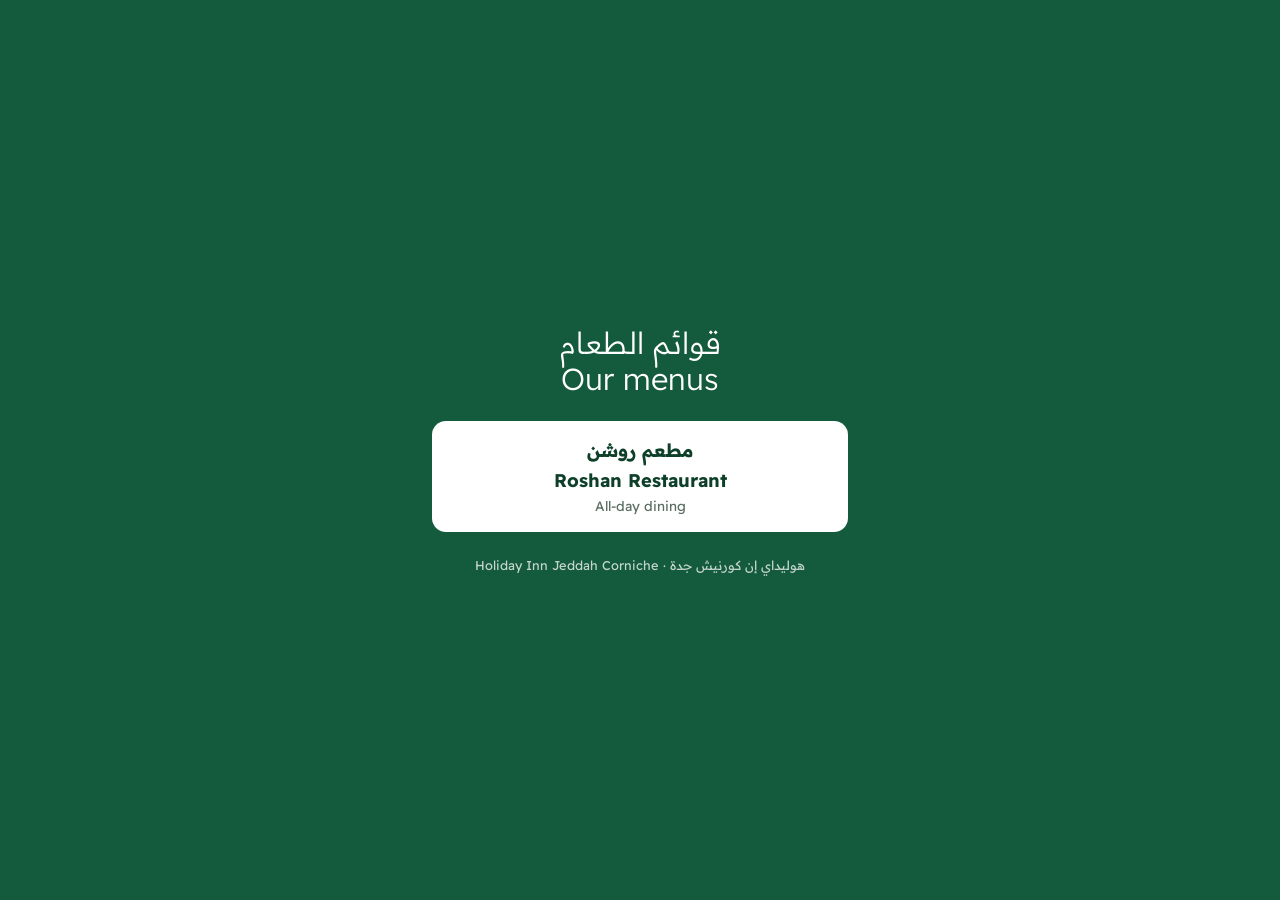
<file: index.html>
<!doctype html>
<html lang="en">
<head>
  <meta charset="utf-8">
  <meta name="viewport" content="width=device-width, initial-scale=1">
  <title>Menus · القوائم — Holiday Inn Jeddah Corniche</title>
  <meta name="robots" content="noindex">
  <meta name="theme-color" content="#145A3C">
  <link rel="icon" href="roshan/icon-192.png" type="image/png">
  <link rel="stylesheet" href="assets/css/base.css">
  <style>
    body { background: var(--c-primary); color: #fff; min-height: 100dvh; display: grid; place-items: center; padding: 2rem 1.25rem; }
    main { width: min(100%, 26rem); display: grid; gap: 1.5rem; text-align: center; }
    h1 { font-weight: 300; font-size: 1.9rem; line-height: 1.2; }
    h1 span { display: block; }
    ul { list-style: none; margin: 0; padding: 0; display: grid; gap: .75rem; }
    a.outlet {
      display: grid; gap: .1rem; padding: 1rem 1.25rem; border-radius: 14px;
      background: #fff; color: var(--c-primary-deep); text-decoration: none;
    }
    a.outlet strong { font-size: 1.15rem; }
    a.outlet span { font-size: .85rem; color: var(--c-muted); }
    footer { font-size: .8rem; opacity: .75; }
  </style>
</head>
<body>
  <main>
    <h1><span lang="ar" dir="rtl">قوائم الطعام</span>Our menus</h1>
    <ul>
      <li><a class="outlet" href="roshan/"><strong lang="ar" dir="rtl">مطعم روشن</strong><strong>Roshan Restaurant</strong><span>All-day dining</span></a></li>
      <!-- Add a line per outlet, e.g.
      <li><a class="outlet" href="moood/"><strong>Moood</strong><span>Coffee</span></a></li> -->
    </ul>
    <footer>Holiday Inn Jeddah Corniche · هوليداي إن كورنيش جدة</footer>
  </main>
</body>
</html>
</file>
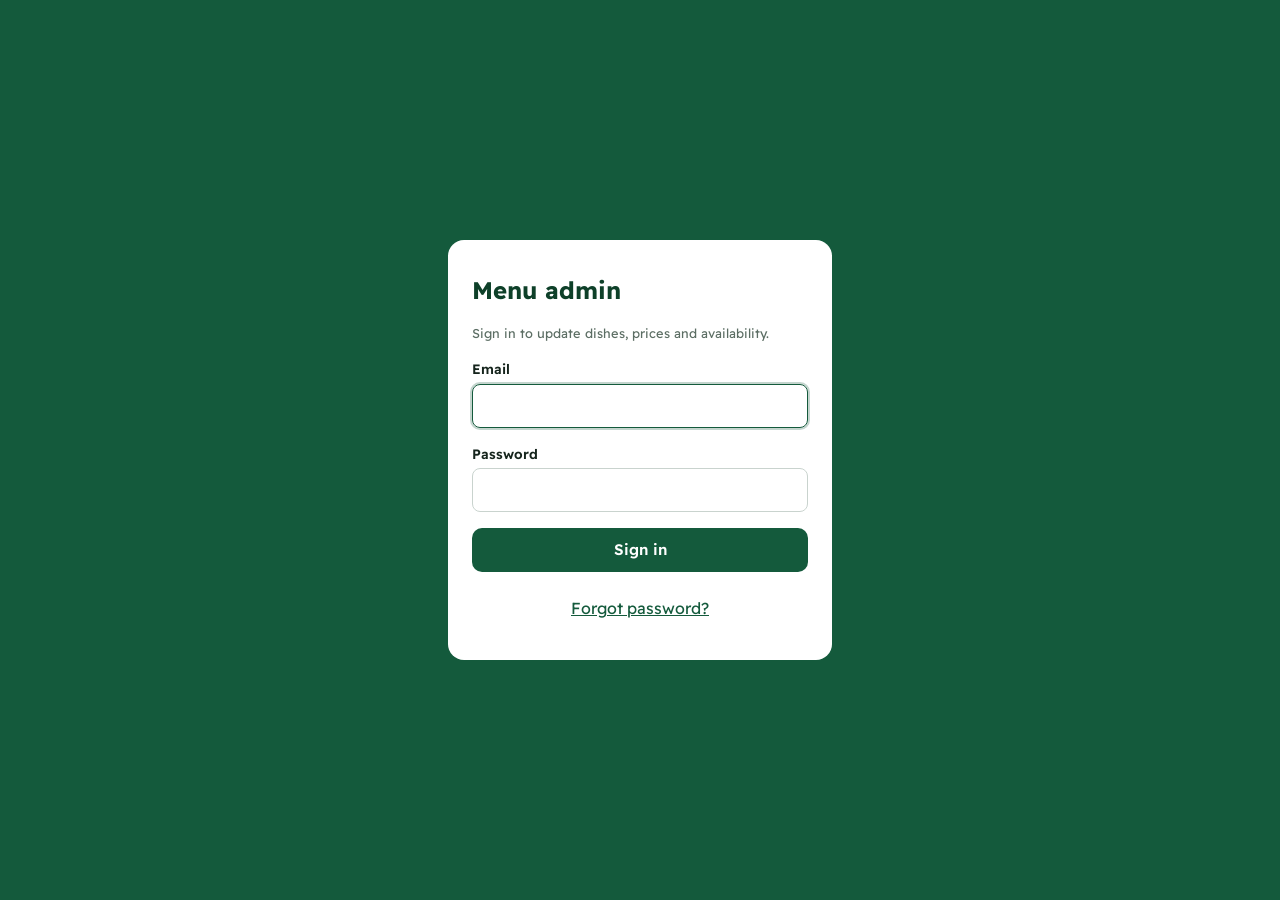
<file: admin/index.html>
<!doctype html>
<html lang="en" dir="ltr">
<head>
  <meta charset="utf-8">
  <meta name="viewport" content="width=device-width, initial-scale=1, viewport-fit=cover">
  <title>Menu admin</title>
  <meta name="robots" content="noindex, nofollow">
  <meta name="theme-color" content="#145A3C">
  <link rel="icon" href="icon-192.png" type="image/png">
  <link rel="manifest" href="manifest.webmanifest">
  <link rel="apple-touch-icon" href="apple-touch-icon.png">
  <meta name="apple-mobile-web-app-capable" content="yes">
  <meta name="mobile-web-app-capable" content="yes">
  <meta name="apple-mobile-web-app-status-bar-style" content="black-translucent">
  <meta name="apple-mobile-web-app-title" content="Menu Admin">
  <link rel="preload" href="../assets/fonts/readex-latin.woff2" as="font" type="font/woff2" crossorigin>
  <link rel="stylesheet" href="../assets/css/base.css">
  <link rel="stylesheet" href="../assets/css/admin.css">
  <script src="../assets/vendor/supabase-2.117.2.js"></script>
  <script src="../assets/vendor/sortable-1.15.6.min.js"></script>
</head>
<body>
  <div id="app"><main class="auth"><span class="spinner"></span></main></div>
  <div id="toasts" aria-live="polite"></div>
  <div id="install-tip" hidden>
    <p><strong>Install on your iPhone:</strong> tap <span class="share-ico" aria-label="Share">⬆︎</span> <em>Share</em>, then <em>Add to Home Screen</em>.</p>
    <button type="button" aria-label="Close">✕</button>
  </div>
  <script>
    // Show a one-time install tip in Safari on iPhone/iPad (not when already installed).
    (function () {
      var ios = /iphone|ipad|ipod/i.test(navigator.userAgent) || (navigator.platform === 'MacIntel' && navigator.maxTouchPoints > 1);
      var standalone = window.navigator.standalone || matchMedia('(display-mode: standalone)').matches;
      var seen = false; try { seen = localStorage.getItem('fbm:install-tip') === '1'; } catch (e) {}
      if (!ios || standalone || seen) return;
      var tip = document.getElementById('install-tip'); tip.hidden = false;
      tip.querySelector('button').onclick = function () { tip.hidden = true; try { localStorage.setItem('fbm:install-tip', '1'); } catch (e) {} };
    })();
  </script>
  <script type="module">
    // The admin is always live: drop copies saved by the guest-menu offline helper
    // (older versions also cached admin code), ask the helper to update, then start.
    try {
      if ('caches' in window) {
        for (const k of await caches.keys()) if (k.startsWith('fbm-')) await caches.delete(k);
      }
      (await navigator.serviceWorker?.getRegistration())?.update();
    } catch { /* not critical */ }
    await import('../assets/js/admin/app.js');
  </script>
</body>
</html>
</file>
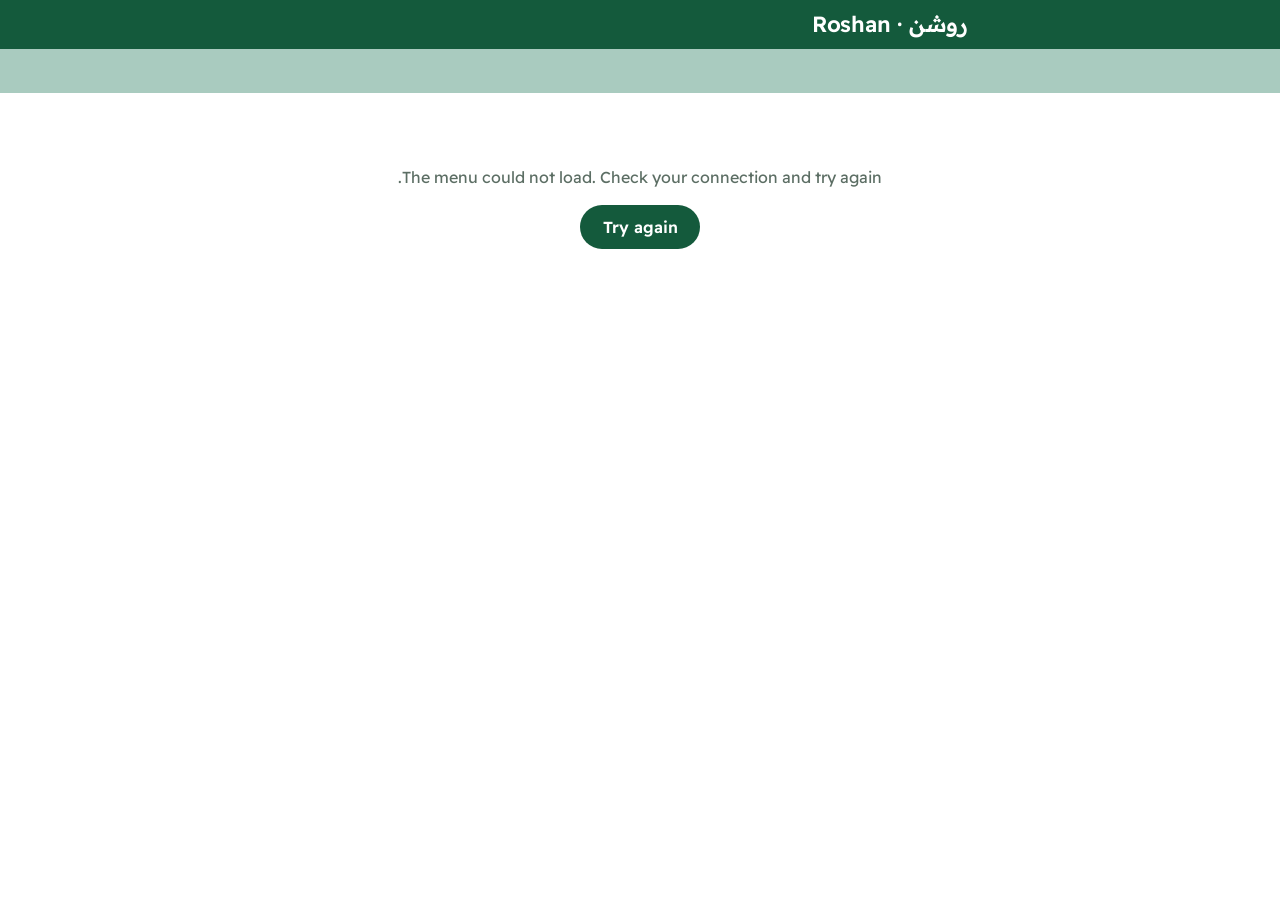
<file: roshan/index.html>
<!doctype html>
<html lang="ar" dir="rtl">
<head>
  <meta charset="utf-8">
  <meta name="viewport" content="width=device-width, initial-scale=1, viewport-fit=cover">
  <title>Roshan · روشن</title>
  <meta name="description" content="Roshan Restaurant menu — Holiday Inn Jeddah Corniche · قائمة مطعم روشن — هوليداي إن كورنيش جدة">
  <meta name="theme-color" content="#145A3C">
  <meta name="robots" content="noindex">
  <link rel="manifest" href="manifest.webmanifest">
  <link rel="icon" href="icon-192.png" type="image/png">
  <link rel="apple-touch-icon" href="apple-touch-icon.png">
  <link rel="preconnect" href="https://swjffroqtxfbsmtjpimw.supabase.co" crossorigin>
  <link rel="preload" href="../assets/fonts/readex-arabic.woff2" as="font" type="font/woff2" crossorigin>
  <link rel="preload" href="../assets/fonts/readex-latin.woff2" as="font" type="font/woff2" crossorigin>
  <link rel="preload" href="../assets/fonts/riyal-bold.woff2" as="font" type="font/woff2" crossorigin>
  <link rel="stylesheet" href="../assets/css/base.css">
  <link rel="stylesheet" href="../assets/css/menu.css">
</head>
<body>
  <a class="skip" href="#app-main">Skip to menu · تخطَّ إلى القائمة</a>

  <header id="app-header" class="topbar">
    <div class="topbar-inner"><div class="brand"><span class="brand-name">روشن · Roshan</span></div></div>
  </header>
  <div id="app-notice" hidden></div>

  <div class="hero-band">
    <div id="hero"></div>
    <nav id="menu-tabs" hidden></nav>
  </div>
  <nav id="cat-bar" hidden></nav>

  <main id="app-main" tabindex="-1">
    <div class="state" aria-busy="true"><span class="spinner"></span></div>
  </main>

  <footer id="app-footer"></footer>
  <dialog id="sheet"></dialog>
  <dialog id="cart"></dialog>
  <div id="cart-bar" hidden></div>
  <div id="guest-toast" role="status" aria-live="polite" hidden></div>

  <noscript><p style="padding:1rem">Please enable JavaScript to view the menu. · يرجى تفعيل جافاسكربت لعرض القائمة.</p></noscript>

  <script type="module">
    import boot from '../assets/js/menu/app.js';
    import config from './config.js';
    boot(config);
  </script>
</body>
</html>
</file>
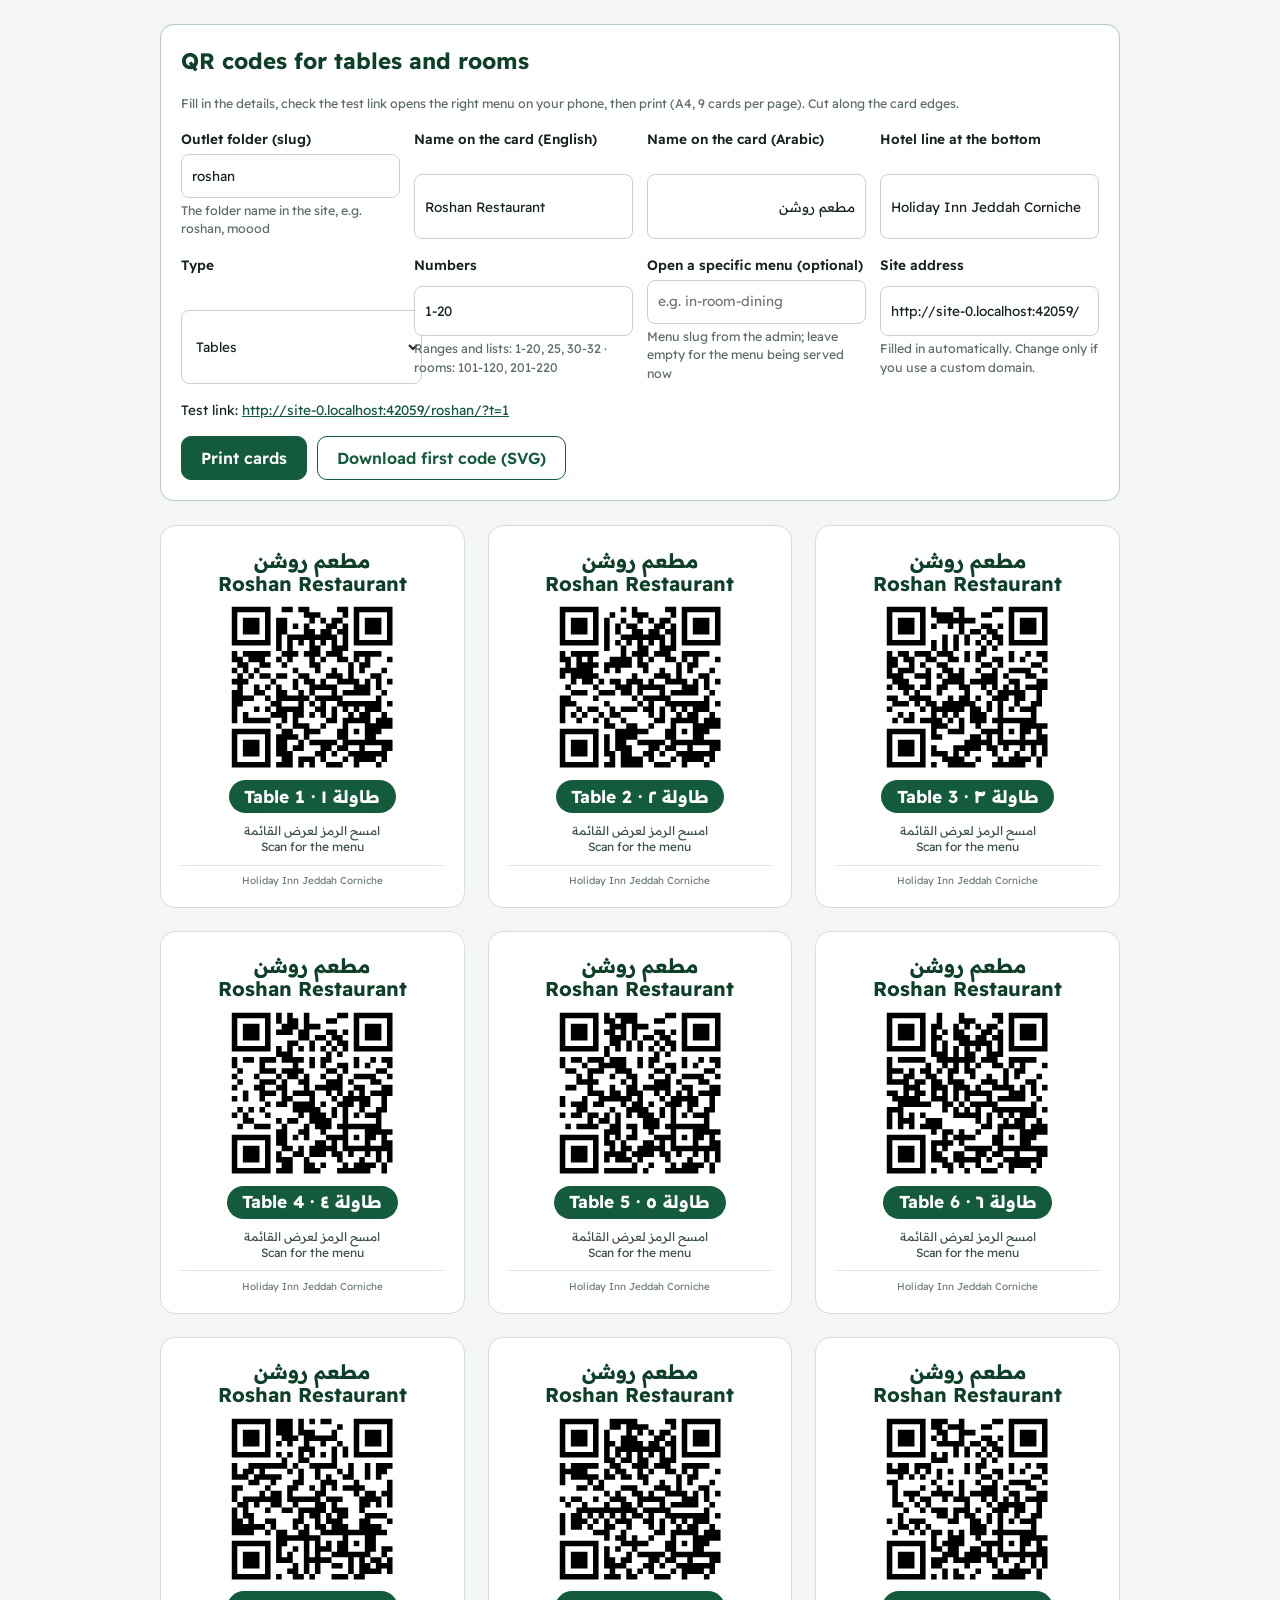
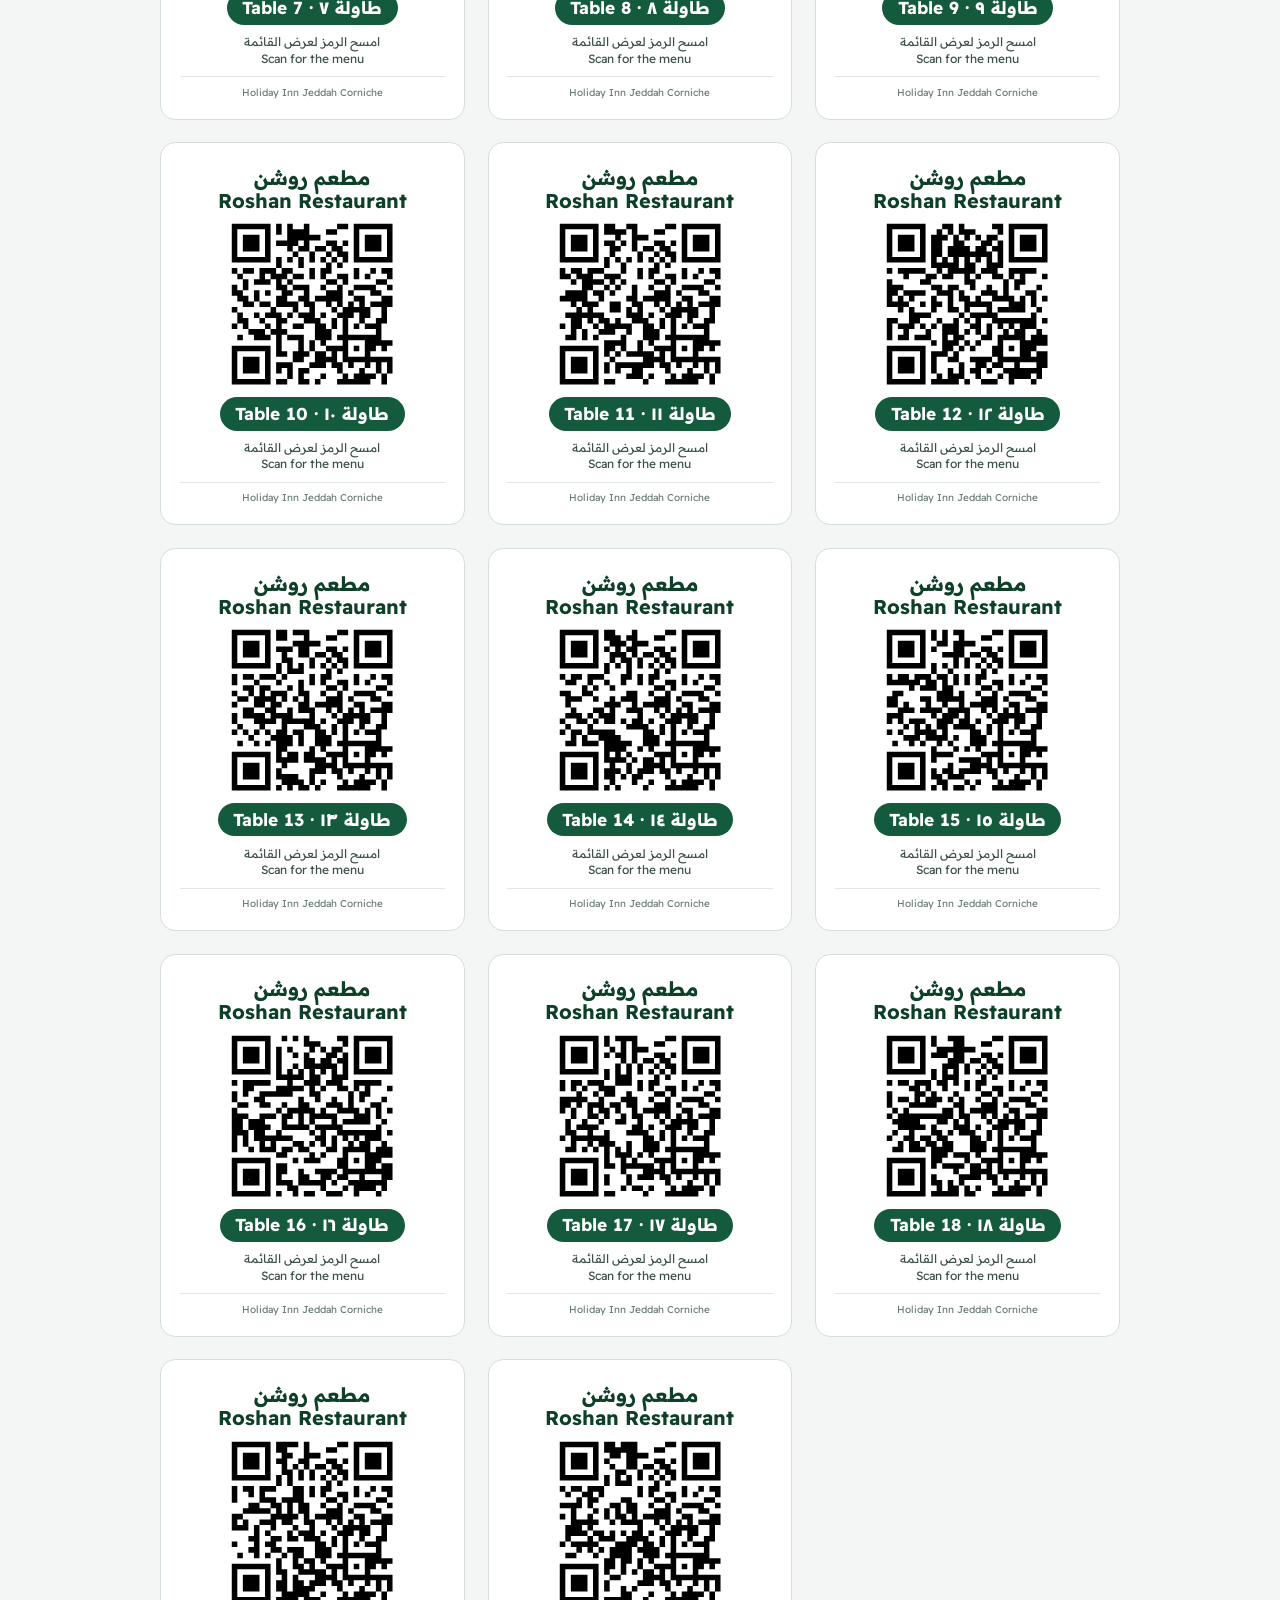
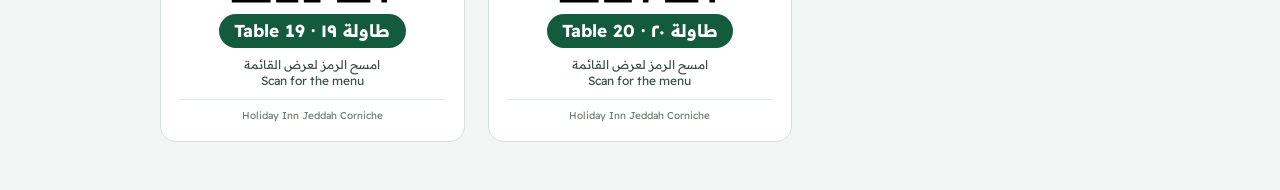
<file: tools/qr.html>
<!doctype html>
<html lang="en">
<head>
  <meta charset="utf-8">
  <meta name="viewport" content="width=device-width, initial-scale=1">
  <title>QR codes · FB Menus</title>
  <meta name="robots" content="noindex, nofollow">
  <link rel="stylesheet" href="../assets/css/base.css">
  <script src="../assets/vendor/qrcode-generator-1.4.4.js"></script>
  <style>
    body { background: #F3F6F4; }
    .panel {
      max-width: 60rem; margin: 1.5rem auto; background: #fff; border-radius: 14px;
      border: 1px solid var(--c-line); padding: 1.25rem; display: grid; gap: 1rem;
    }
    .panel h1 { font-size: 1.4rem; color: var(--c-primary-deep); }
    .grid { display: grid; gap: .9rem; grid-template-columns: repeat(auto-fit, minmax(13rem, 1fr)); }
    label { display: grid; gap: .25rem; font-size: .85rem; font-weight: 600; }
    input, select {
      min-height: 44px; border: 1px solid #C9D3CE; border-radius: 8px; padding: .45rem .6rem;
      font-weight: 400; background: #fff;
    }
    .hint { font-size: .78rem; color: var(--c-muted); font-weight: 400; }
    .actions { display: flex; gap: .6rem; flex-wrap: wrap; }
    .btn {
      min-height: 44px; padding: .5rem 1.2rem; border-radius: 10px; border: 1.5px solid var(--c-primary);
      background: var(--c-primary); color: #fff; font-weight: 600;
    }
    .btn-quiet { background: #fff; color: var(--c-primary); }
    .test-link { font-size: .85rem; word-break: break-all; }

    /* Printable cards */
    .sheet {
      max-width: 60rem; margin: 0 auto 3rem; display: grid; gap: 6mm;
      grid-template-columns: repeat(auto-fill, minmax(62mm, 1fr));
    }
    .card {
      background: #fff; border: 1px solid #D5DED9; border-radius: 4mm; padding: 6mm 5mm 5mm;
      display: grid; justify-items: center; gap: 2.5mm; text-align: center;
      break-inside: avoid; page-break-inside: avoid;
      color: var(--c-primary-deep);
    }
    .card-name { font-size: 15pt; font-weight: 700; line-height: 1.15; }
    .card-name .ar { display: block; }
    .card svg { width: 44mm; height: 44mm; display: block; }
    .card-label {
      font-weight: 700; font-size: 13pt; background: var(--c-primary); color: #fff;
      padding: 1mm 4mm; border-radius: 999px;
    }
    .card-scan { font-size: 9pt; line-height: 1.35; color: #3C5046; }
    .card-foot { font-size: 7.5pt; color: #6B7D73; border-top: 1px solid #E1E8E4; padding-top: 2mm; width: 100%; }

    @page { size: A4; margin: 10mm; }
    @media print {
      body { background: #fff; }
      .panel { display: none; }
      .sheet { max-width: none; margin: 0; grid-template-columns: repeat(3, 1fr); gap: 5mm; }
      .card { border-color: #BBB; }
    }
  </style>
</head>
<body>
  <section class="panel">
    <h1>QR codes for tables and rooms</h1>
    <p class="hint">Fill in the details, check the test link opens the right menu on your phone, then print (A4, 9 cards per page). Cut along the card edges.</p>

    <div class="grid">
      <label>Outlet folder (slug)
        <input id="slug" value="roshan" autocomplete="off">
        <span class="hint">The folder name in the site, e.g. roshan, moood</span>
      </label>
      <label>Name on the card (English)
        <input id="name-en" value="Roshan Restaurant">
      </label>
      <label>Name on the card (Arabic)
        <input id="name-ar" value="مطعم روشن" dir="rtl" lang="ar">
      </label>
      <label>Hotel line at the bottom
        <input id="foot" value="Holiday Inn Jeddah Corniche">
      </label>
    </div>

    <div class="grid">
      <label>Type
        <select id="mode">
          <option value="table">Tables</option>
          <option value="room">Guest rooms</option>
          <option value="single">One general code (no number)</option>
        </select>
      </label>
      <label id="numbers-wrap">Numbers
        <input id="numbers" value="1-20" autocomplete="off">
        <span class="hint">Ranges and lists: 1-20, 25, 30-32 · rooms: 101-120, 201-220</span>
      </label>
      <label>Open a specific menu (optional)
        <input id="menu" placeholder="e.g. in-room-dining" autocomplete="off">
        <span class="hint">Menu slug from the admin; leave empty for the menu being served now</span>
      </label>
      <label>Site address
        <input id="base" autocomplete="off">
        <span class="hint">Filled in automatically. Change only if you use a custom domain.</span>
      </label>
    </div>

    <p class="test-link">Test link: <a id="test" target="_blank" rel="noopener"></a></p>
    <div class="actions">
      <button type="button" class="btn" id="print">Print cards</button>
      <button type="button" class="btn btn-quiet" id="download">Download first code (SVG)</button>
    </div>
  </section>

  <main class="sheet" id="sheet" aria-label="Printable QR cards"></main>

  <script>
    const $ = (id) => document.getElementById(id);
    const esc = (s) => String(s).replace(/[&<>"']/g, (c) => ({ '&': '&amp;', '<': '&lt;', '>': '&gt;', '"': '&quot;', "'": '&#39;' }[c]));
    const toArabicDigits = (s) => String(s).replace(/\d/g, (d) => '٠١٢٣٤٥٦٧٨٩'[d]);

    // Site root = folder that contains /tools/
    $('base').value = new URL('../', location.href).href;

    function parseNumbers(text) {
      const out = [];
      for (const part of text.split(/[,\s]+/).filter(Boolean)) {
        const m = part.match(/^(\d+)\s*-\s*(\d+)$/);
        if (m) {
          const [a, b] = [Number(m[1]), Number(m[2])];
          if (b - a > 500) continue;                       // guard against typos like 1-10000
          for (let n = Math.min(a, b); n <= Math.max(a, b); n++) out.push(String(n));
        } else if (/^[\w-]+$/.test(part)) {
          out.push(part);
        }
      }
      return [...new Set(out)];
    }

    function urlFor(number) {
      const base = $('base').value.trim().replace(/\/?$/, '/');
      const url = new URL(`${$('slug').value.trim()}/`, base);
      const mode = $('mode').value;
      if (mode === 'table' && number) url.searchParams.set('t', number);
      if (mode === 'room' && number) url.searchParams.set('r', number);
      const menu = $('menu').value.trim();
      if (menu) url.searchParams.set('m', menu);
      return url.href;
    }

    function qrSvg(text) {
      const qr = qrcode(0, 'M');           // auto size, medium error correction
      qr.addData(text);
      qr.make();
      return qr.createSvgTag({ cellSize: 4, margin: 2, scalable: true });
    }

    function render() {
      const mode = $('mode').value;
      $('numbers-wrap').hidden = mode === 'single';
      const numbers = mode === 'single' ? [null] : parseNumbers($('numbers').value);
      const first = urlFor(numbers[0]);
      $('test').href = first;
      $('test').textContent = first;

      const nameEn = esc($('name-en').value);
      const nameAr = esc($('name-ar').value);
      const foot = esc($('foot').value);
      const scan = `<span lang="ar" dir="rtl">امسح الرمز لعرض القائمة</span><br>Scan for the menu`;

      $('sheet').innerHTML = numbers.map((n) => {
        const label = !n ? ''
          : mode === 'table' ? `Table ${esc(n)} · طاولة ${toArabicDigits(esc(n))}`
          : `Room ${esc(n)} · غرفة ${toArabicDigits(esc(n))}`;
        return `
          <article class="card">
            <div class="card-name"><span class="ar" lang="ar" dir="rtl">${nameAr}</span>${nameEn}</div>
            ${qrSvg(urlFor(n))}
            ${label ? `<div class="card-label">${label}</div>` : ''}
            <div class="card-scan">${scan}</div>
            <div class="card-foot">${foot}</div>
          </article>`;
      }).join('');
    }

    ['slug', 'name-en', 'name-ar', 'foot', 'mode', 'numbers', 'menu', 'base'].forEach((id) => {
      $(id).addEventListener('input', render);
    });
    $('print').addEventListener('click', () => window.print());
    $('download').addEventListener('click', () => {
      const svg = $('sheet').querySelector('svg');
      if (!svg) return;
      const blob = new Blob([svg.outerHTML], { type: 'image/svg+xml' });
      const a = document.createElement('a');
      a.href = URL.createObjectURL(blob);
      a.download = `${$('slug').value}-qr.svg`;
      a.click();
      URL.revokeObjectURL(a.href);
    });
    render();
  </script>
</body>
</html>
</file>
<file: assets/css/base.css>
/* FB Menus — base: fonts, tokens, reset. Shared by guest menu, admin, tools. */

/* Readex Pro — one family covering Arabic and Latin (self-hosted, variable 300–700) */
@font-face {
  font-family: 'Readex Pro';
  font-style: normal;
  font-weight: 300 700;
  font-display: swap;
  src: url('../fonts/readex-arabic.woff2') format('woff2');
  unicode-range: U+0600-06FF, U+0750-077F, U+0870-088E, U+0890-0891, U+0897-08E1, U+08E3-08FF,
    U+200C-200E, U+2010-2011, U+204F, U+2E41, U+FB50-FDFF, U+FE70-FE74, U+FE76-FEFC;
}
@font-face {
  font-family: 'Readex Pro';
  font-style: normal;
  font-weight: 300 700;
  font-display: swap;
  src: url('../fonts/readex-latin-ext.woff2') format('woff2');
  unicode-range: U+0100-02BA, U+02BD-02C5, U+02C7-02CC, U+02CE-02D7, U+02DD-02FF, U+0304, U+0308,
    U+0329, U+1D00-1DBF, U+1E00-1E9F, U+1EF2-1EFF, U+2020, U+20A0-20AB, U+20AD-20C0, U+2113,
    U+2C60-2C7F, U+A720-A7FF;
}
@font-face {
  font-family: 'Readex Pro';
  font-style: normal;
  font-weight: 300 700;
  font-display: swap;
  src: url('../fonts/readex-latin.woff2') format('woff2');
  unicode-range: U+0000-00FF, U+0131, U+0152-0153, U+02BB-02BC, U+02C6, U+02DA, U+02DC, U+0304,
    U+0308, U+0329, U+2000-206F, U+20AC, U+2122, U+2191, U+2193, U+2212, U+2215, U+FEFF, U+FFFD;
}
/* New Saudi riyal sign (U+20C1) — SIL OFL font by Emran Alhaddad */
@font-face {
  font-family: 'Saudi Riyal';
  font-weight: 400;
  font-display: block;
  src: url('../fonts/riyal-regular.woff2') format('woff2');
}
@font-face {
  font-family: 'Saudi Riyal';
  font-weight: 700;
  font-display: block;
  src: url('../fonts/riyal-bold.woff2') format('woff2');
}

:root {
  /* Brand tokens — overridden per outlet from config.js */
  --c-primary: #145A3C;
  --c-primary-deep: #0E4029;
  --c-accent: #A9CBBF;
  --c-accent-soft: #E4F0EB;
  --c-ink: #15241C;
  --c-muted: #5C6E64;
  --c-paper: #FFFFFF;
  --c-danger: #B3261E;
  --c-line: color-mix(in srgb, var(--c-primary) 30%, transparent);

  --font: 'Readex Pro', 'Segoe UI', Tahoma, 'Noto Sans Arabic', system-ui, sans-serif;

  --step--1: 0.8125rem;
  --step-0: 1rem;
  --step-1: 1.125rem;
  --step-2: 1.375rem;
  --step-3: 1.75rem;
  --step-4: 2.25rem;

  --radius-pill: 999px;
  --radius: 10px;
  --shell: 44rem;
  --pad: clamp(1rem, 4vw, 1.5rem);
}

*, *::before, *::after { box-sizing: border-box; }
html { -webkit-text-size-adjust: 100%; text-size-adjust: 100%; }
body {
  margin: 0;
  font-family: var(--font);
  font-size: var(--step-0);
  line-height: 1.5;
  color: var(--c-ink);
  background: var(--c-paper);
  -webkit-font-smoothing: antialiased;
}
img { max-width: 100%; display: block; }
button, input, select, textarea { font: inherit; color: inherit; }
button { cursor: pointer; }
a { color: var(--c-primary); }
h1, h2, h3, p { margin: 0; }
ul[role='list'], ol[role='list'] { list-style: none; margin: 0; padding: 0; }

:focus-visible {
  outline: 3px solid var(--c-primary);
  outline-offset: 2px;
  border-radius: 4px;
}

.sr-only {
  position: absolute !important;
  width: 1px; height: 1px;
  padding: 0; margin: -1px;
  overflow: hidden; clip: rect(0 0 0 0);
  white-space: nowrap; border: 0;
}

.money {
  display: inline-flex;
  align-items: baseline;
  gap: .28em;
  direction: ltr;
  unicode-bidi: isolate;
}
.riyal {
  font-family: 'Saudi Riyal';
  font-weight: inherit;
  font-style: normal;
  line-height: 1;
}

.spinner {
  width: 32px; height: 32px;
  border: 3px solid var(--c-accent);
  border-top-color: var(--c-primary);
  border-radius: 50%;
  animation: spin 0.8s linear infinite;
  display: inline-block;
}
@keyframes spin { to { transform: rotate(360deg); } }

@media (prefers-reduced-motion: reduce) {
  *, *::before, *::after {
    animation-duration: 0.01ms !important;
    transition-duration: 0.01ms !important;
    scroll-behavior: auto !important;
  }
}
</file>
<file: assets/css/admin.css>
/* FB Menus — admin panel. Built for a manager's phone or tablet: big touch targets, one column. */

body { background: #F3F6F4; }

/* ---------- Buttons ------------------------------------------------------ */
.btn {
  display: inline-flex;
  align-items: center;
  justify-content: center;
  gap: .4rem;
  min-height: 44px;
  padding: .55rem 1.1rem;
  border-radius: var(--radius);
  border: 1.5px solid transparent;
  font-weight: 600;
  font-size: .95rem;
  text-decoration: none;
  white-space: nowrap;
  background: none;
}
.btn:disabled { opacity: .55; cursor: progress; }
.btn-primary { background: var(--c-primary); color: #fff; }
.btn-primary:hover { background: var(--c-primary-deep); }
.btn-quiet { border-color: var(--c-line); color: var(--c-primary-deep); background: #fff; }
.btn-quiet:hover { border-color: var(--c-primary); }
.btn-danger { background: var(--c-danger); color: #fff; }
.btn-danger-quiet { color: var(--c-danger); padding-inline: .25rem; }
.btn-small { min-height: 36px; padding: .3rem .8rem; font-size: .85rem; }
.btn-block { width: 100%; }
.btn-on-dark { border-color: rgb(255 255 255 / .5); color: #fff; }
.btn.is-busy { position: relative; color: transparent; }
.btn.is-busy::after {
  content: ''; position: absolute; width: 18px; height: 18px;
  border: 2px solid #fff; border-top-color: transparent; border-radius: 50%;
  animation: spin .8s linear infinite;
}
.link-btn { background: none; border: 0; color: var(--c-primary); text-decoration: underline; padding: .5rem; }
.icon-btn {
  width: 40px; height: 40px; display: grid; place-items: center;
  border: 0; background: none; border-radius: 50%; color: var(--c-muted);
}
.icon-btn:hover { background: var(--c-accent-soft); }

/* ---------- Auth --------------------------------------------------------- */
.auth {
  min-height: 100dvh;
  display: grid;
  place-items: center;
  padding: 1.5rem;
  background: var(--c-primary);
}
.auth-card {
  width: min(100%, 24rem);
  background: #fff;
  border-radius: 16px;
  padding: 2rem 1.5rem;
  display: grid;
  gap: 1rem;
}
.auth-card h1 { font-size: 1.5rem; color: var(--c-primary-deep); }

/* ---------- Top bar & nav ------------------------------------------------ */
.a-top {
  background: var(--c-primary);
  color: #fff;
  padding-top: env(safe-area-inset-top, 0px);
  position: sticky;
  top: 0;
  z-index: 20;
}
.a-top-inner {
  max-width: 60rem;
  margin-inline: auto;
  padding: .6rem 1rem;
  display: flex;
  align-items: center;
  justify-content: space-between;
  gap: .75rem;
}
.a-outlet { display: flex; align-items: center; gap: .6rem; min-width: 0; }
.a-outlet strong { font-size: 1.05rem; white-space: nowrap; overflow: hidden; text-overflow: ellipsis; }
.a-outlet select {
  background: transparent; color: #fff; border: 1px solid rgb(255 255 255 / .5);
  border-radius: var(--radius); padding: .35rem .5rem; font-weight: 600;
}
.a-outlet select option { color: var(--c-ink); }
.a-role {
  font-size: .72rem; background: rgb(255 255 255 / .18);
  padding: .15rem .5rem; border-radius: var(--radius-pill);
}
.a-top-actions { display: flex; align-items: center; gap: .5rem; }
.a-account { position: relative; }
.a-account summary {
  list-style: none; cursor: pointer; width: 40px; height: 40px;
  display: grid; place-items: center; border-radius: 50%;
}
.a-account summary::-webkit-details-marker { display: none; }
.a-account[open] summary { background: rgb(255 255 255 / .15); }
.a-account-menu {
  position: absolute; inset-inline-end: 0; top: 46px;
  background: #fff; color: var(--c-ink);
  border-radius: var(--radius); box-shadow: 0 8px 24px rgb(0 0 0 / .18);
  padding: .5rem; min-width: 14rem; display: grid;
}
.a-account-menu .hint { padding: .4rem .6rem; }
.a-account-menu button {
  text-align: start; background: none; border: 0; padding: .7rem .6rem; border-radius: 6px;
}
.a-account-menu button:hover { background: var(--c-accent-soft); }

.a-nav {
  position: fixed;
  inset-inline: 0;
  bottom: 0;
  z-index: 20;
  display: grid;
  grid-template-columns: repeat(4, 1fr);
  background: #fff;
  border-top: 1px solid var(--c-line);
  padding-bottom: env(safe-area-inset-bottom, 0px);
}
.a-nav a {
  display: grid;
  justify-items: center;
  gap: .1rem;
  padding: .5rem .25rem .45rem;
  color: var(--c-muted);
  text-decoration: none;
  font-size: .75rem;
  font-weight: 500;
}
.a-nav a[aria-current='page'] { color: var(--c-primary); font-weight: 700; }
.a-nav a[aria-current='page'] svg { stroke-width: 2.5; }

@media (min-width: 820px) {
  .a-nav {
    position: sticky;
    top: 56px;
    bottom: auto;
    border-top: 0;
    border-bottom: 1px solid var(--c-line);
    display: flex;
    justify-content: center;
    gap: .5rem;
  }
  .a-nav a { display: flex; align-items: center; gap: .4rem; padding: .7rem 1rem; font-size: .9rem; }
}

.a-main {
  max-width: 60rem;
  margin-inline: auto;
  padding: 1rem 1rem calc(6rem + env(safe-area-inset-bottom, 0px));
}
@media (min-width: 820px) { .a-main { padding-bottom: 3rem; } }

.loading { padding: 4rem; display: grid; place-items: center; }

/* ---------- View header / toolbar --------------------------------------- */
.view-head {
  display: flex;
  justify-content: space-between;
  align-items: center;
  gap: 1rem;
  margin: .5rem 0 .75rem;
}
.view-head h1 { font-size: 1.5rem; color: var(--c-primary-deep); }
.toolbar { display: flex; flex-wrap: wrap; gap: .75rem; align-items: center; margin-bottom: .5rem; }
.seg {
  display: flex; gap: 2px; background: #fff; border: 1px solid var(--c-line);
  border-radius: var(--radius); padding: 3px; overflow-x: auto; max-width: 100%;
}
.seg button {
  border: 0; background: none; border-radius: 7px; padding: .4rem .8rem;
  display: grid; text-align: start; min-height: 40px; white-space: nowrap;
}
.seg button[aria-selected='true'] { background: var(--c-primary); color: #fff; }
.seg button[aria-selected='true'] .nm-sub { color: rgb(255 255 255 / .8); }
.search {
  flex: 1;
  min-width: 12rem;
  min-height: 44px;
  border: 1px solid var(--c-line);
  border-radius: var(--radius);
  padding: .5rem .8rem;
  background: #fff;
}

.hint { font-size: .8rem; color: var(--c-muted); font-weight: 400; }
.notice {
  background: #FFF4D6; color: #6B4E00; padding: .7rem .9rem;
  border-radius: var(--radius); margin-bottom: 1rem; font-size: .9rem;
}
.empty { padding: 2rem 1rem; text-align: center; color: var(--c-muted); display: grid; gap: .4rem; }

/* ---------- Blocks & rows ------------------------------------------------ */
.block {
  background: #fff;
  border-radius: 12px;
  border: 1px solid var(--c-line);
  padding: .75rem .9rem;
  margin-top: 1rem;
}
.block-title {
  display: flex;
  align-items: center;
  flex-wrap: wrap;
  gap: .5rem;
  font-size: 1rem;
  color: var(--c-primary-deep);
  margin-bottom: .4rem;
}
.block-title .btn { margin-inline-start: auto; }
.count {
  font-size: .75rem; font-weight: 600; background: var(--c-accent-soft);
  color: var(--c-primary-deep); padding: .1rem .5rem; border-radius: var(--radius-pill);
}

.rows { list-style: none; margin: 0; padding: 0; }
.row {
  display: flex;
  align-items: center;
  gap: .6rem;
  padding: .55rem 0;
  border-top: 1px solid #E6ECE9;
  background: #fff;
}
.row:first-child { border-top: 0; }
.row-empty { padding: .8rem 0; color: var(--c-muted); font-size: .9rem; }
.row.is-hidden .nm { text-decoration: line-through; color: var(--c-muted); }
.row.is-off .nm { color: var(--c-muted); }
.row.sortable-ghost { opacity: .4; background: var(--c-accent-soft); }

.drag {
  cursor: grab;
  color: #9AAAA2;
  padding: .5rem .2rem;
  letter-spacing: -2px;
  user-select: none;
  touch-action: none;
  font-weight: 700;
}
.thumb {
  width: 48px; height: 48px; border-radius: 8px; object-fit: cover; flex-shrink: 0;
}
.thumb-empty { background: repeating-linear-gradient(45deg, #EEF3F0, #EEF3F0 6px, #E3EAE6 6px, #E3EAE6 12px); }

.row-name {
  flex: 1;
  min-width: 0;
  display: grid;
  text-align: start;
  background: none;
  border: 0;
  padding: .2rem 0;
  gap: .1rem;
}
.nm { font-weight: 600; color: var(--c-primary-deep); overflow: hidden; text-overflow: ellipsis; }
.nm-sub { font-size: .8rem; color: var(--c-muted); }
.row-flags { display: flex; flex-wrap: wrap; gap: .25rem; margin-top: .15rem; }
.tag {
  font-size: .7rem; padding: .12rem .45rem; border-radius: var(--radius-pill);
  background: #EEF3F0; color: var(--c-muted); font-weight: 500;
}
.tag-muted { background: #EEE; color: #777; }
.tag-warn { background: #FFF1E0; color: #8A4B00; }
.tag-info { background: var(--c-accent-soft); color: var(--c-primary-deep); }

.price-edit input {
  width: 5.6rem;
  min-height: 44px;
  text-align: end;
  font-weight: 700;
  color: var(--c-primary);
  border: 1px solid var(--c-line);
  border-radius: 8px;
  padding: .4rem .5rem;
  font-variant-numeric: tabular-nums;
  background: #fff;
}
.price-edit input:focus { border-color: var(--c-primary); }

.avail { display: grid; justify-items: center; gap: .1rem; min-width: 3.6rem; }
.avail-label { font-size: .68rem; color: var(--c-muted); font-weight: 500; }
.row.is-off .avail-label { color: var(--c-danger); font-weight: 700; }

/* Switch (checkbox) */
.switch {
  appearance: none;
  width: 46px; height: 28px;
  border-radius: 14px;
  background: #C9D3CE;
  position: relative;
  cursor: pointer;
  transition: background .15s;
  flex-shrink: 0;
  margin: 0;
}
.switch::after {
  content: '';
  position: absolute; top: 3px; inset-inline-start: 3px;
  width: 22px; height: 22px; border-radius: 50%;
  background: #fff; box-shadow: 0 1px 3px rgb(0 0 0 / .25);
  transition: transform .15s;
}
.switch:checked { background: var(--c-primary); }
.switch:checked::after { transform: translateX(18px); }
[dir='rtl'] .switch:checked::after { transform: translateX(-18px); }

@media (max-width: 520px) {
  .thumb { width: 40px; height: 40px; }
  .price-edit input { width: 4.8rem; }
  .row { gap: .45rem; }
}

/* ---------- Menus view --------------------------------------------------- */
.menu-cards { list-style: none; margin: 0; padding: 0; display: grid; gap: 1rem; }
.menu-card {
  background: #fff; border: 1px solid var(--c-line); border-radius: 12px; padding: .8rem .9rem;
}
.menu-card.is-hidden { opacity: .7; }
.menu-card-head { display: flex; align-items: center; gap: .6rem; margin-bottom: .3rem; }
.menu-card-title { flex: 1; display: grid; gap: .15rem; min-width: 0; }
.menu-card-title .nm { font-size: 1.1rem; }
.menu-card-meta { display: flex; flex-wrap: wrap; gap: .25rem; }
.rows.compact .row { padding: .35rem 0; }
.add-inline { margin-top: .4rem; }

/* ---------- Dialogs & forms --------------------------------------------- */
.dlg {
  border: 0;
  padding: 0;
  width: min(100% - 1rem, 34rem);
  max-height: calc(100dvh - 1rem);
  border-radius: 14px;
  background: #fff;
  color: var(--c-ink);
}
.dlg-wide { width: min(100% - 1rem, 46rem); }
.dlg::backdrop { background: rgb(10 30 20 / .5); }
@media (max-width: 600px) {
  .dlg, .dlg-wide { width: 100%; max-width: 100%; max-height: 100dvh; height: 100dvh; border-radius: 0; margin: 0; }
  .dlg-confirm { height: auto; margin: auto; width: calc(100% - 2rem); border-radius: 14px; }
}
.dlg-form { display: flex; flex-direction: column; max-height: inherit; height: 100%; }
.dlg-head {
  display: flex; justify-content: space-between; align-items: center;
  padding: .8rem 1rem; border-bottom: 1px solid #E6ECE9;
}
.dlg-head h2 { font-size: 1.15rem; color: var(--c-primary-deep); }
.dlg-body { padding: 1rem; overflow-y: auto; flex: 1; }
.dlg-foot {
  display: flex; justify-content: space-between; align-items: center; gap: .5rem;
  padding: .75rem 1rem calc(.75rem + env(safe-area-inset-bottom, 0px));
  border-top: 1px solid #E6ECE9;
  background: #FAFCFB;
}
.dlg-actions { display: flex; gap: .5rem; }

.form-grid { display: grid; gap: 1.1rem; }
.field-group {
  border: 0; padding: 0; margin: 0;
  display: grid; gap: .6rem;
}
.field-group legend {
  font-weight: 700; color: var(--c-primary-deep); padding: 0; margin-bottom: .4rem; font-size: 1rem;
}
.sub-legend { font-size: .8rem; font-weight: 600; color: var(--c-muted); margin-top: .3rem; }
.lang-fields { display: grid; gap: .6rem; }
@media (min-width: 640px) { .lang-fields { grid-template-columns: repeat(auto-fit, minmax(14rem, 1fr)); } }
.field { display: grid; gap: .25rem; }
.field-label { font-size: .85rem; font-weight: 600; color: var(--c-ink); }
.field-label em { font-style: normal; font-weight: 400; color: var(--c-muted); font-size: .75rem; }
.field input, .field textarea, .field select {
  width: 100%;
  min-height: 44px;
  border: 1px solid #C9D3CE;
  border-radius: 8px;
  padding: .5rem .7rem;
  background: #fff;
}
.field textarea { resize: vertical; min-height: 4.5rem; }
.field input:focus, .field textarea:focus, .field select:focus { border-color: var(--c-primary); outline: 2px solid color-mix(in srgb, var(--c-primary) 25%, transparent); outline-offset: 0; }
.field .is-invalid, .is-invalid { border-color: var(--c-danger) !important; }
.row-fields { display: grid; gap: .6rem; grid-template-columns: repeat(auto-fit, minmax(9rem, 1fr)); align-items: end; }
.check { display: flex; gap: .4rem; align-items: center; min-height: 44px; font-size: .9rem; }
.check input { width: 20px; height: 20px; accent-color: var(--c-primary); }

.switch-row {
  display: flex; justify-content: space-between; align-items: center; gap: 1rem;
  padding: .4rem 0;
}
.switch-row .hint { display: block; }

.chips { display: flex; flex-wrap: wrap; gap: .4rem; }
.chip { position: relative; }
.chip input { position: absolute; opacity: 0; inset: 0; margin: 0; cursor: pointer; }
.chip span {
  display: inline-block; padding: .45rem .8rem; border-radius: var(--radius-pill);
  border: 1.5px solid #C9D3CE; font-size: .85rem; background: #fff; min-height: 38px;
  line-height: 1.3;
}
.chip input:checked + span { background: var(--c-primary); border-color: var(--c-primary); color: #fff; }
.chip input:focus-visible + span { outline: 3px solid var(--c-primary); outline-offset: 2px; }
.chip-day span { min-width: 3.1rem; text-align: center; }

.sched-row, .opt-row {
  border: 1px solid #E0E8E4; border-radius: 10px; padding: .75rem; display: grid; gap: .6rem;
  margin-bottom: .6rem; background: #FAFCFB;
}
.opt-row { grid-template-columns: auto 1fr auto; align-items: start; }
.opt-fields { display: grid; gap: .5rem; }

.photo-edit { display: flex; gap: 1rem; align-items: center; flex-wrap: wrap; }
.photo-preview {
  width: 112px; height: 112px; border-radius: 12px; overflow: hidden;
  background: #EEF3F0; display: grid; place-items: center; color: var(--c-muted); font-size: .8rem;
}
.photo-preview img { width: 100%; height: 100%; object-fit: cover; }
.photo-actions { display: grid; gap: .5rem; justify-items: start; }
.file-btn { cursor: pointer; }

.settings-form { display: grid; gap: 0; }
.settings-form .block { display: grid; gap: .8rem; }
.sticky-save {
  position: sticky; bottom: calc(4.5rem + env(safe-area-inset-bottom, 0px));
  display: flex; justify-content: flex-end; padding: 1rem 0;
}
@media (min-width: 820px) { .sticky-save { bottom: 0; } }

/* ---------- Toasts ------------------------------------------------------- */
#toasts {
  position: fixed;
  inset-inline: 0;
  bottom: calc(5rem + env(safe-area-inset-bottom, 0px));
  display: grid;
  justify-items: center;
  gap: .4rem;
  z-index: 100;
  pointer-events: none;
  padding: 0 1rem;
}
@media (min-width: 820px) { #toasts { bottom: 1.5rem; } }
.toast {
  background: var(--c-ink); color: #fff; padding: .65rem 1rem; border-radius: var(--radius);
  font-size: .9rem; box-shadow: 0 6px 20px rgb(0 0 0 / .2); max-width: 32rem;
  animation: toast-in .2s ease-out;
}
.toast-error { background: var(--c-danger); }
.toast.is-leaving { opacity: 0; transition: opacity .3s; }
@keyframes toast-in { from { transform: translateY(8px); opacity: 0; } }

/* Names in either script line up on the left in the (LTR) admin */
.nm, .nm-sub, .menu-card-title .nm { text-align: left; }
@media (max-width: 520px) {
  .thumb-empty { display: none; }
}

/* ---------- Orders (same palette and layout as the e-mails) --------------- */
.a-nav { grid-template-columns: repeat(5, 1fr); }
.order-grid { display: grid; gap: 1rem; grid-template-columns: repeat(auto-fill, minmax(20rem, 1fr)); margin-top: .75rem; align-items: start; }

.order-card {
  --st: #B45309; --st-bg: #FEF3C7; --st-line: #FDE7A9;
  background: #fff; border: 1px solid #D5E0DA; border-radius: 12px; overflow: hidden;
  box-shadow: 0 2px 8px rgb(0 0 0 / .05);
}
.order-card.st-new       { --st: #D97706; --st-bg: #FEF3C7; --st-line: #FDE7A9; box-shadow: 0 6px 20px rgb(217 119 6 / .22); }
.order-card.st-accepted  { --st: #1D4ED8; --st-bg: #DBEAFE; --st-line: #BFD7FB; }
.order-card.st-ready     { --st: #15803D; --st-bg: #DCFCE7; --st-line: #BBF0CD; }
.order-card.st-served    { --st: #475569; --st-bg: #E2E8F0; --st-line: #CBD5E1; }
.order-card.st-cancelled { --st: #B91C1C; --st-bg: #FEE2E2; --st-line: #FBCACA; }

.order-band {
  background: var(--st); color: #fff;
  display: flex; justify-content: space-between; align-items: flex-start; gap: .75rem;
  padding: .75rem 1rem;
}
.ob-main { display: flex; align-items: baseline; gap: .5rem; flex-wrap: wrap; }
.order-band .order-no { font-size: 1.6rem; font-weight: 800; color: #fff; line-height: 1.1; }
.order-band .order-where { font-size: 1.05rem; font-weight: 700; }
.ob-side { display: grid; justify-items: end; gap: .15rem; }
.ob-status {
  display: inline-flex; align-items: center; gap: .35rem;
  background: rgb(255 255 255 / .2); border-radius: 999px; padding: .15rem .6rem; font-weight: 700; font-size: .8rem;
}
.ob-status .sd { background: #fff !important; }
.ob-ago { font-size: .75rem; opacity: .9; }

.order-body { padding: .75rem 1rem .85rem; display: grid; gap: .6rem; }
.order-guest { font-size: .9rem; margin: 0; }

/* status dots (exact colours, unlike emoji) */
.sd { display: inline-block; width: .6rem; height: .6rem; border-radius: 50%; margin-inline-end: .35rem; flex-shrink: 0; }
.sd-new { background: #D97706; }
.sd-accepted { background: #1D4ED8; }
.sd-ready { background: #15803D; }
.sd-served { background: #64748B; }
.sd-cancelled { background: #B91C1C; }

.order-timeline {
  display: flex; flex-wrap: wrap; align-items: center; gap: .3rem; margin: 0;
  background: var(--st-bg); border-radius: 8px; padding: .4rem .5rem; font-size: .76rem;
}
.tl { display: inline-flex; align-items: center; padding: .1rem .45rem; border-radius: 999px; font-weight: 600; background: #fff; }
.tl small { font-weight: 400; opacity: .8; margin-inline-start: .25rem; }
.tl-new { color: #B45309; } .tl-accepted { color: #1D4ED8; } .tl-ready { color: #15803D; }
.tl-served { color: #475569; } .tl-cancelled { color: #B91C1C; }
.tl-arrow { color: #7C8B83; }

.order-table { width: 100%; border-collapse: collapse; font-size: .92rem; }
.order-table thead th {
  background: var(--st); color: #fff; font-size: .78rem; font-weight: 700; text-align: start; padding: .45rem .55rem;
}
.order-table thead th:first-child { border-start-start-radius: 6px; }
.order-table thead th:last-child { border-start-end-radius: 6px; }
.order-table tbody td { background: var(--st-bg); padding: .5rem .55rem; border-bottom: 2px solid #fff; vertical-align: top; }
.order-table tfoot td { padding: .55rem; font-weight: 700; }
.order-table tfoot small { font-weight: 400; color: var(--c-muted); }
.order-table .num { text-align: end; white-space: nowrap; font-variant-numeric: tabular-nums; }
.order-table tfoot .num { font-size: 1.05rem; font-weight: 800; }
.oi-qty { font-weight: 800; color: var(--st); width: 2.4rem; }
.oi-name { font-weight: 600; }
.oi-opts { display: block; font-size: .8rem; color: var(--c-muted); }
.oi-note {
  display: inline-block; width: fit-content; max-width: 100%;
  font-size: .82rem; background: #FFF4D6; border-radius: 6px; padding: .15rem .45rem; margin-top: .2rem;
}
.order-note { margin: 0; align-self: start; }

.order-foot { display: flex; justify-content: space-between; align-items: center; gap: .5rem; flex-wrap: wrap; border-top: 1px solid #E6ECE9; padding-top: .6rem; }
.order-actions { display: flex; gap: .4rem; flex-wrap: wrap; }
.btn-st { color: #fff; }
.btn-st .sd { background: #fff !important; }
.btn-st-accepted { background: #1D4ED8; }
.btn-st-ready { background: #15803D; }
.btn-st-served { background: #475569; }
.btn-st-cancelled { background: #fff; color: #B91C1C; border-color: #B91C1C; }
.btn-st-cancelled .sd { background: #B91C1C !important; }
.btn-st:hover { filter: brightness(1.08); }

.order-card.st-served .order-body, .order-card.st-cancelled .order-body { opacity: .85; }

/* Estimated time on order cards */
.eta-edit {
  display: flex; flex-wrap: wrap; align-items: center; gap: .4rem;
  background: var(--st-bg); border-radius: 8px; padding: .45rem .55rem;
}
.eta-label { font-weight: 700; font-size: .85rem; color: var(--st); margin-inline-end: .2rem; }
.eta-edit input {
  width: 4.2rem; min-height: 40px; text-align: center; font-weight: 800; font-size: 1.05rem;
  border: 1.5px solid var(--st); border-radius: 8px; background: #fff; color: var(--st);
}
.eta-step {
  min-width: 40px; min-height: 40px; border-radius: 8px; border: 1.5px solid var(--st);
  background: #fff; color: var(--st); font-weight: 700;
}
.eta-unit { font-size: .85rem; color: var(--c-muted); }
.eta-ready { font-size: .85rem; margin-inline-start: auto; }
.eta-past { margin: 0; color: var(--c-muted); }

/* ---------- Users ---------------------------------------------------------- */
.a-nav { grid-template-columns: repeat(var(--tabs, 5), 1fr); }
.user-grid { display: grid; gap: 1rem; grid-template-columns: repeat(auto-fill, minmax(19rem, 1fr)); margin-top: .75rem; }
.user-card { background: #fff; border: 1px solid var(--c-line); border-radius: 12px; padding: .9rem 1rem; display: grid; gap: .6rem; }
.user-card header { display: flex; align-items: center; gap: .7rem; }
.user-avatar { width: 42px; height: 42px; border-radius: 50%; background: var(--c-primary); color: #fff; display: grid; place-items: center; font-weight: 800; flex-shrink: 0; }
.user-id { display: grid; min-width: 0; flex: 1; }
.user-id .nm-sub { overflow: hidden; text-overflow: ellipsis; }
.role-badge { font-size: .75rem; font-weight: 700; padding: .2rem .6rem; border-radius: 999px; background: var(--c-accent-soft); color: var(--c-primary-deep); white-space: nowrap; }
.role-owner .role-badge { background: var(--c-primary); color: #fff; }
.user-rights { display: flex; flex-wrap: wrap; gap: .3rem; }
.right { font-size: .75rem; padding: .15rem .5rem; border-radius: 999px; font-weight: 600; }
.right.on { background: #DCFCE7; color: #15803D; }
.right.off { background: #F1F5F9; color: #94A3B8; }
.user-actions { display: flex; flex-wrap: wrap; gap: .4rem; }
.rights-list { margin: 0; padding-inline-start: 1.1rem; display: grid; gap: .25rem; font-size: .9rem; }
.role-pick { display: grid; gap: .4rem; }
.role-opt { display: flex; gap: .6rem; align-items: flex-start; padding: .55rem .7rem; border: 1.5px solid #D5E0DA; border-radius: 10px; cursor: pointer; }
.role-opt:has(input:checked) { border-color: var(--c-primary); background: var(--c-accent-soft); }
.role-opt input { margin-top: .2rem; accent-color: var(--c-primary); }
.role-opt span { display: grid; }
.role-opt small { color: var(--c-muted); }
.pw-row { display: flex; gap: .4rem; }
.pw-row input { flex: 1; font-family: ui-monospace, Consolas, monospace; }
.cred { background: #F3F6F4; border-radius: 8px; padding: .75rem; white-space: pre-wrap; font-size: .9rem; user-select: all; }

/* iPhone install tip + standalone app polish */
#install-tip {
  position: fixed; inset-inline: .75rem; bottom: calc(5.2rem + env(safe-area-inset-bottom, 0px)); z-index: 90;
  background: #15241C; color: #fff; border-radius: 14px; padding: .8rem 2.6rem .8rem 1rem;
  box-shadow: 0 10px 30px rgb(0 0 0 / .3); font-size: .9rem;
}
#install-tip p { margin: 0; }
#install-tip button { position: absolute; top: .45rem; inset-inline-end: .45rem; background: none; border: 0; color: #fff; font-size: 1.1rem; width: 36px; height: 36px; }
.share-ico { display: inline-block; border: 1.5px solid #fff; border-radius: 4px; padding: 0 .25rem; line-height: 1.2; }
@media (display-mode: standalone) {
  html, body { overscroll-behavior-y: none; }
  .a-top { padding-top: max(env(safe-area-inset-top, 0px), .25rem); }
}

/* Notifications box on the Orders tab */
.push-box { border-radius: 12px; padding: .75rem .9rem; margin-bottom: .6rem; display: flex; flex-wrap: wrap; gap: .6rem; align-items: center; justify-content: space-between; font-size: .9rem; }
.push-box p { margin: 0; flex: 1 1 18rem; }
.push-box:empty { display: none; }
.push-off, .push-install-first { background: #FEF3C7; color: #78350F; }
.push-on { background: #DCFCE7; color: #14532D; }
.push-denied, .push-unsupported { background: #F1F5F9; color: #475569; }
.push-actions { display: flex; gap: .4rem; flex-wrap: wrap; }

/* Alert sound settings */
.sound-box { background: #fff; border: 1px solid var(--c-line); border-radius: 12px; padding: .6rem .9rem; margin-bottom: .6rem; }
.sound-box summary { cursor: pointer; font-size: .9rem; padding: .2rem 0; }
.sound-grid { display: grid; gap: .6rem; grid-template-columns: repeat(auto-fit, minmax(12rem, 1fr)); align-items: end; margin: .6rem 0; }
.sound-grid input[type=range] { accent-color: var(--c-primary); min-height: 44px; }

/* Devices & activity log (Users tab) */
.block-title2 { font-size: 1.1rem; color: var(--c-primary-deep); margin: 0; }
.log-list { list-style: none; margin: 0; padding: 0; display: grid; gap: .4rem; }
.log-row { display: flex; gap: .75rem; align-items: baseline; padding: .5rem .1rem; border-bottom: 1px solid #EEF3F0; font-size: .88rem; }
.log-time { color: var(--c-muted); white-space: nowrap; font-variant-numeric: tabular-nums; flex-shrink: 0; }
.log-text strong { color: var(--c-primary-deep); }
</file>
<file: assets/css/menu.css>
/* FB Menus — guest menu. Mobile first; logical properties so RTL and LTR share one sheet. */

html { scroll-padding-top: 7.5rem; }
body { background: var(--c-paper); }

.skip {
  position: absolute; inset-inline-start: 1rem; top: -3rem;
  background: var(--c-primary); color: #fff; padding: .5rem 1rem; border-radius: var(--radius);
  z-index: 50;
}
.skip:focus { top: .75rem; }

/* ---------- Top bar ------------------------------------------------------ */
.topbar {
  background: var(--c-primary);
  color: #fff;
  padding-top: env(safe-area-inset-top, 0px);
}
.topbar-inner {
  max-width: var(--shell);
  margin-inline: auto;
  padding: .75rem var(--pad);
  display: flex;
  align-items: center;
  justify-content: space-between;
  gap: 1rem;
}
.brand { display: flex; flex-direction: column; min-width: 0; }
.brand-name {
  font-size: var(--step-2);
  font-weight: 600;
  line-height: 1.15;
  letter-spacing: -0.01em;
}
.brand-logo { height: 40px; width: auto; }
.brand-sub { font-size: var(--step--1); opacity: .82; font-weight: 300; }

.lang-switch {
  display: flex;
  border: 1px solid rgb(255 255 255 / .45);
  border-radius: var(--radius-pill);
  padding: 2px;
  flex-shrink: 0;
}
.lang-switch button {
  background: none;
  border: 0;
  color: #fff;
  padding: .35rem .8rem;
  border-radius: var(--radius-pill);
  font-size: var(--step--1);
  min-height: 36px;
}
.lang-switch button[aria-pressed='true'] {
  background: #fff;
  color: var(--c-primary);
  font-weight: 600;
}

/* ---------- Notices ------------------------------------------------------ */
#app-notice { max-width: var(--shell); margin-inline: auto; padding: 0 var(--pad); }
.notice {
  margin-top: .75rem;
  padding: .6rem .9rem;
  border-radius: var(--radius);
  font-size: var(--step--1);
}
.notice-offline { background: #FFF4D6; color: #6B4E00; }
.notice-room { background: var(--c-accent-soft); color: var(--c-primary-deep); }

/* ---------- Hero band (echoes the sage band of the printed menu) --------- */
.hero-band { background: var(--c-accent); }
#hero {
  max-width: var(--shell);
  margin-inline: auto;
  padding: 1.5rem var(--pad) 1.25rem;
  color: var(--c-primary-deep);
}
.hero-line {
  font-size: clamp(1.75rem, 7.5vw, 2.6rem);
  font-weight: 300;
  line-height: 1.1;
  letter-spacing: -0.02em;
  text-wrap: balance;
}
.hero-meta {
  display: flex;
  flex-wrap: wrap;
  align-items: baseline;
  gap: .35rem .75rem;
  margin-top: .75rem;
}
.hero-menu { font-size: var(--step-1); font-weight: 700; }
.hero-hours { font-size: var(--step--1); }
.status {
  font-size: var(--step--1);
  font-weight: 600;
  padding: .1rem .6rem;
  border-radius: var(--radius-pill);
}
.status-on { background: var(--c-primary); color: #fff; }
.status-off { background: rgb(255 255 255 / .6); color: var(--c-primary-deep); }

/* ---------- Menu tabs ---------------------------------------------------- */
#menu-tabs { background: var(--c-accent); }
.menu-tabs-inner {
  max-width: var(--shell);
  margin-inline: auto;
  padding: 0 var(--pad);
  display: flex;
  gap: .25rem;
  overflow-x: auto;
  scrollbar-width: none;
}
.menu-tabs-inner::-webkit-scrollbar { display: none; }
.menu-tabs-inner button {
  flex-shrink: 0;
  background: none;
  border: 0;
  border-radius: var(--radius) var(--radius) 0 0;
  padding: .7rem 1rem;
  color: var(--c-primary-deep);
  display: inline-flex;
  align-items: center;
  gap: .4rem;
  min-height: 44px;
}
.menu-tabs-inner button[aria-selected='true'] {
  background: var(--c-paper);
  font-weight: 600;
}
.live-dot {
  width: 8px; height: 8px; border-radius: 50%;
  background: var(--c-primary);
  box-shadow: 0 0 0 3px color-mix(in srgb, var(--c-primary) 20%, transparent);
}

/* ---------- Category bar (sticky) --------------------------------------- */
#cat-bar {
  position: sticky;
  top: 0;
  z-index: 10;
  background: color-mix(in srgb, var(--c-paper) 94%, transparent);
  backdrop-filter: blur(8px);
  -webkit-backdrop-filter: blur(8px);
  border-bottom: 1px solid var(--c-line);
}
.cat-bar-inner {
  max-width: var(--shell);
  margin-inline: auto;
  display: flex;
  gap: .5rem;
  padding: .6rem var(--pad);
  overflow-x: auto;
  scrollbar-width: none;
}
.cat-bar-inner::-webkit-scrollbar { display: none; }
.cat-bar-inner a {
  flex-shrink: 0;
  text-decoration: none;
  color: var(--c-primary);
  border: 1.5px solid var(--c-primary);
  border-radius: var(--radius-pill);
  padding: .3rem .9rem;
  font-size: var(--step--1);
  font-weight: 500;
  white-space: nowrap;
  transition: background-color .15s, color .15s;
}
.cat-bar-inner a.is-active { background: var(--c-primary); color: #fff; }

/* ---------- Menu body ---------------------------------------------------- */
#app-main {
  max-width: var(--shell);
  margin-inline: auto;
  padding: .5rem var(--pad) 2rem;
  min-height: 50vh;
}

.state {
  padding: 4rem 1rem;
  text-align: center;
  color: var(--c-muted);
  display: grid;
  justify-items: center;
  gap: 1rem;
}
.btn {
  background: var(--c-primary);
  color: #fff;
  border: 0;
  border-radius: var(--radius-pill);
  padding: .6rem 1.4rem;
  font-weight: 600;
  min-height: 44px;
}

.cat, .buffet { padding-top: 1.75rem; }

/* Signature element: outlined pill title on a rule, as on the printed menu */
.cat-title {
  display: flex;
  align-items: center;
  gap: .75rem;
  font-size: var(--step-1);
  font-weight: 600;
  color: var(--c-primary);
  margin-bottom: .5rem;
}
.cat-title::before, .cat-title::after {
  content: '';
  flex: 1;
  height: 1px;
  background: var(--c-line);
}
.cat-title span {
  border: 1.5px solid var(--c-primary);
  border-radius: var(--radius-pill);
  padding: .25rem 1.1rem;
  text-align: center;
}
.cat-desc {
  text-align: center;
  color: var(--c-muted);
  font-size: var(--step--1);
  margin-bottom: .5rem;
}

.items { list-style: none; margin: 0; padding: 0; }
.item { border-bottom: 1.5px solid var(--c-primary); }
.item-btn {
  width: 100%;
  display: grid;
  grid-template-columns: 1fr auto;
  align-items: start;
  gap: .25rem 1rem;
  background: none;
  border: 0;
  padding: .85rem 0 .75rem;
  text-align: start;
  min-height: 56px;
}
.item-btn:has(.item-thumb) { grid-template-columns: 1fr auto 88px; }
.item-btn:active { background: var(--c-accent-soft); }

.item-main { display: grid; gap: .2rem; min-width: 0; }
.item-name {
  font-weight: 600;
  font-size: var(--step-0);
  color: var(--c-primary-deep);
  line-height: 1.3;
}
.item-desc {
  color: var(--c-muted);
  font-size: var(--step--1);
  font-weight: 300;
  display: -webkit-box;
  -webkit-line-clamp: 2;
  -webkit-box-orient: vertical;
  overflow: hidden;
}
.item-tags { display: flex; flex-wrap: wrap; gap: .3rem; margin-top: .15rem; }
.badge, .diet {
  font-size: .72rem;
  line-height: 1;
  padding: .3rem .55rem;
  border-radius: var(--radius-pill);
  font-weight: 500;
}
.badge { background: var(--c-primary); color: #fff; }
.diet { background: var(--c-accent-soft); color: var(--c-primary-deep); }
.spice { display: inline-flex; gap: 2px; align-items: center; padding-inline: .2rem; }
.spice i {
  width: 7px; height: 12px;
  background: #C0392B;
  border-radius: 50% 50% 50% 50% / 60% 60% 40% 40%;
  display: inline-block;
}

.item-side {
  display: grid;
  justify-items: end;
  gap: .1rem;
  white-space: nowrap;
}
.item-price { font-weight: 700; color: var(--c-primary); font-size: var(--step-0); }
.item-price .from, .sheet-price .from { font-weight: 400; font-size: var(--step--1); color: var(--c-muted); }
.item-kcal { font-size: .75rem; color: var(--c-muted); font-style: normal; }
.item-thumb {
  width: 88px; height: 88px;
  object-fit: cover;
  border-radius: var(--radius);
  background: var(--c-accent-soft);
}

.item.is-soldout .item-name,
.item.is-soldout .item-price { color: var(--c-muted); }
.item.is-soldout .item-thumb { filter: grayscale(1); opacity: .6; }
.soldout-label {
  font-size: .75rem;
  font-weight: 600;
  color: var(--c-danger);
}

/* ---------- Buffet table ------------------------------------------------- */
.buffet-table { width: 100%; border-collapse: collapse; }
.buffet-table th, .buffet-table td {
  padding: .75rem 0;
  border-bottom: 1.5px solid var(--c-primary);
  vertical-align: top;
}
.buffet-table th { text-align: start; font-weight: 600; color: var(--c-primary-deep); }
.buffet-table td { text-align: end; font-weight: 700; color: var(--c-primary); white-space: nowrap; }
.buffet-when, .buffet-note {
  display: block;
  font-weight: 300;
  font-size: var(--step--1);
  color: var(--c-muted);
}

/* ---------- Footer ------------------------------------------------------- */
#app-footer {
  background: var(--c-primary);
  color: #fff;
  padding-bottom: env(safe-area-inset-bottom, 0px);
}
.footer-inner {
  max-width: var(--shell);
  margin-inline: auto;
  padding: 2rem var(--pad) 2.5rem;
  display: grid;
  gap: .75rem;
  font-size: var(--step--1);
  font-weight: 300;
}
.footer-inner a { color: #fff; }
.note-allergy { font-weight: 500; }
.hours h2 { font-size: var(--step-0); font-weight: 600; margin-bottom: .25rem; }
.hours li { display: flex; justify-content: space-between; gap: 1rem; max-width: 20rem; }
.property {
  margin-top: 1rem;
  padding-top: 1rem;
  border-top: 1px solid rgb(255 255 255 / .25);
  font-weight: 500;
  opacity: .9;
}

/* ---------- Item sheet --------------------------------------------------- */
#sheet {
  border: 0;
  padding: 0;
  width: 100%;
  max-width: var(--shell);
  max-height: 92dvh;
  margin: auto auto 0;
  border-radius: 18px 18px 0 0;
  background: var(--c-paper);
  color: var(--c-ink);
  overflow: hidden;
}
#sheet[open] { animation: sheet-up .22s ease-out; }
#sheet::backdrop { background: rgb(10 30 20 / .5); }
@keyframes sheet-up { from { transform: translateY(40px); opacity: .4; } }
@media (min-width: 720px) {
  #sheet { margin: auto; border-radius: 18px; max-width: 34rem; }
}

.sheet {
  max-height: 92dvh;
  overflow-y: auto;
  overscroll-behavior: contain;
  position: relative;
}
.sheet-close {
  position: absolute;
  top: .75rem;
  inset-inline-end: .75rem;
  width: 40px; height: 40px;
  display: grid; place-items: center;
  border: 0;
  border-radius: 50%;
  background: rgb(255 255 255 / .92);
  color: var(--c-primary-deep);
  box-shadow: 0 1px 4px rgb(0 0 0 / .15);
  z-index: 2;
}
.sheet-photo { width: 100%; aspect-ratio: 4 / 3; object-fit: cover; background: var(--c-accent-soft); }
.sheet-body {
  padding: 1.25rem var(--pad) calc(1.5rem + env(safe-area-inset-bottom, 0px));
  display: grid;
  gap: .9rem;
}
.sheet:not(:has(.sheet-photo)) .sheet-body { padding-top: 3.25rem; }
.sheet-badges { display: flex; gap: .3rem; flex-wrap: wrap; }
.sheet-title { font-size: var(--step-3); font-weight: 600; line-height: 1.15; color: var(--c-primary-deep); }
.sheet-price { font-size: var(--step-1); font-weight: 700; color: var(--c-primary); display: flex; gap: .75rem; align-items: baseline; flex-wrap: wrap; }
.sheet-kcal { font-size: var(--step--1); font-weight: 400; color: var(--c-muted); }
.sheet-desc { color: var(--c-ink); font-weight: 300; max-width: 60ch; }

.sheet-group h3, .sheet-facts h3 {
  font-size: var(--step-0);
  font-weight: 600;
  color: var(--c-primary-deep);
  margin-bottom: .35rem;
}
.sheet-group .rule { font-weight: 400; font-size: var(--step--1); color: var(--c-muted); }
.sheet-group ul { list-style: none; margin: 0; padding: 0; }
.sheet-group li {
  display: flex;
  justify-content: space-between;
  gap: 1rem;
  padding: .55rem 0;
  border-bottom: 1px solid var(--c-line);
}
.sheet-group li.is-soldout { color: var(--c-muted); }
.opt-meta { display: flex; gap: .75rem; align-items: baseline; white-space: nowrap; }
.opt-kcal { font-size: .75rem; color: var(--c-muted); }
.opt-price { font-weight: 600; color: var(--c-primary); }
.sheet-facts { display: grid; gap: .3rem; font-size: var(--step--1); }
.sheet-facts strong { color: var(--c-primary-deep); }
.muted { color: var(--c-muted); }
.sheet-allergy { font-size: var(--step--1); }

/* =====================================================================
   Ordering (only visible when the outlet takes orders and the guest
   came from a table/room QR code)
   ===================================================================== */
.notice-order { background: var(--c-primary); color: #fff; font-weight: 500; }

.item:has(.quick-add) { display: grid; grid-template-columns: 1fr auto; align-items: center; gap: .6rem; }
.quick-add {
  width: 40px; height: 40px; border-radius: 50%;
  border: 1.5px solid var(--c-primary); background: var(--c-paper); color: var(--c-primary);
  font-size: 1.4rem; line-height: 1; font-weight: 500;
  display: grid; place-items: center;
}
.quick-add:active { background: var(--c-primary); color: #fff; }

/* Choices in the dish sheet */
.opt-pick { display: flex; align-items: center; gap: .6rem; width: 100%; cursor: pointer; min-height: 40px; }
.opt-pick .opt-name { flex: 1; }
.opt-pick input {
  appearance: none; flex-shrink: 0; width: 22px; height: 22px; margin: 0;
  border: 2px solid var(--c-primary); border-radius: 6px; display: grid; place-items: center; background: #fff;
}
.opt-pick input.as-radio { border-radius: 50%; }
.opt-pick input:checked { background: var(--c-primary); }
.opt-pick input:checked::after { content: ''; width: 8px; height: 8px; border-radius: 2px; background: #fff; }
.opt-pick input.as-radio:checked::after { border-radius: 50%; }
.opt-pick input:disabled { opacity: .35; }
.sheet-group.is-missing h3 { color: var(--c-danger); }
.sheet-group.is-missing { animation: nudge .3s; }
@keyframes nudge { 30% { transform: translateX(-4px); } 60% { transform: translateX(4px); } }

.field-note { display: grid; gap: .3rem; font-size: var(--step--1); font-weight: 600; color: var(--c-primary-deep); }
.field-note input, .field-note textarea {
  font-weight: 400; border: 1px solid #C9D3CE; border-radius: 10px; padding: .6rem .75rem;
  min-height: 44px; background: #fff; resize: vertical; font-size: 16px; /* 16px stops iOS zoom */
}
.order-hint { background: var(--c-accent-soft); color: var(--c-primary-deep); padding: .6rem .8rem; border-radius: 10px; font-size: var(--step--1); }

.sheet-order {
  position: sticky; bottom: 0;
  display: flex; gap: .75rem; align-items: center;
  padding: .75rem var(--pad) calc(.75rem + env(safe-area-inset-bottom, 0px));
  background: var(--c-paper); border-top: 1px solid var(--c-line);
}
.qty { display: inline-flex; align-items: center; border: 1.5px solid var(--c-line); border-radius: 999px; }
.qty button {
  width: 42px; height: 42px; border: 0; background: none; font-size: 1.3rem; color: var(--c-primary); border-radius: 50%;
}
.qty button:disabled { opacity: .3; }
.qty output { min-width: 1.6rem; text-align: center; font-weight: 700; }
.qty-small button { width: 34px; height: 34px; font-size: 1.05rem; }
.btn-add, .btn-send {
  flex: 1; min-height: 50px; border: 0; border-radius: 999px;
  background: var(--c-primary); color: #fff; font-weight: 700; font-size: var(--step-0);
  display: inline-flex; align-items: center; justify-content: center; gap: .35rem; padding: 0 1rem;
}
.btn-add .price, .btn-add .money { color: #fff; }
.btn-send:disabled { opacity: .45; }

/* Floating cart bar */
#cart-bar {
  position: fixed; inset-inline: 0; bottom: 0; z-index: 30;
  padding: .6rem var(--pad) calc(.6rem + env(safe-area-inset-bottom, 0px));
  background: linear-gradient(to top, var(--c-paper) 70%, transparent);
}
.cart-btn {
  width: 100%; max-width: calc(var(--shell) - 2 * var(--pad)); margin-inline: auto;
  display: flex; align-items: center; gap: .75rem;
  min-height: 56px; padding: 0 1rem; border: 0; border-radius: 999px;
  background: var(--c-primary); color: #fff; font-weight: 700; font-size: var(--step-0);
  box-shadow: 0 6px 20px rgb(14 64 41 / .35);
}
.cart-count {
  min-width: 28px; height: 28px; border-radius: 999px; background: #fff; color: var(--c-primary);
  display: grid; place-items: center; font-size: .9rem; padding: 0 .4rem;
}
.cart-label { flex: 1; text-align: start; }
body.has-cart #app-footer { padding-bottom: calc(5.5rem + env(safe-area-inset-bottom, 0px)); }

/* Cart sheet (shares look with the dish sheet) */
#cart {
  border: 0; padding: 0; width: 100%; max-width: var(--shell); max-height: 92dvh;
  margin: auto auto 0; border-radius: 18px 18px 0 0; background: var(--c-paper); color: var(--c-ink); overflow: hidden;
}
#cart[open] { animation: sheet-up .22s ease-out; }
#cart::backdrop { background: rgb(10 30 20 / .5); }
@media (min-width: 720px) { #cart { margin: auto; border-radius: 18px; max-width: 34rem; } }
.cart .sheet-body { padding-top: 1.25rem; }
.cart-where { margin-top: -.5rem; color: var(--c-muted); font-weight: 500; }
.cart-lines { display: grid; }
.cart-line {
  display: flex; justify-content: space-between; gap: .75rem;
  padding: .75rem 0; border-bottom: 1px solid var(--c-line);
}
.cart-line.has-problem { opacity: .75; }
.cl-main { display: grid; gap: .1rem; min-width: 0; }
.cl-name { font-weight: 600; color: var(--c-primary-deep); }
.cl-opts, .cl-note { font-size: var(--step--1); color: var(--c-muted); }
.cl-problem { font-size: var(--step--1); color: var(--c-danger); font-weight: 600; }
.cl-side { display: grid; justify-items: end; gap: .3rem; }
.cl-total { font-weight: 700; color: var(--c-primary); white-space: nowrap; }
.cart-sum {
  display: flex; justify-content: space-between; align-items: baseline;
  padding: .75rem 0; border-top: 2px solid var(--c-primary); font-size: var(--step-1);
}
.cart-sum strong { color: var(--c-primary); }
.cart-sum small { font-size: .75rem; color: var(--c-muted); font-weight: 400; }
.cart-error { background: #FDECEA; color: var(--c-danger); padding: .6rem .8rem; border-radius: 10px; font-size: var(--step--1); font-weight: 500; }
.cart-pay { font-size: var(--step--1); text-align: center; }
.cart-empty { padding: 2rem 0; text-align: center; }

.sent { text-align: center; justify-items: center; padding-top: 2rem !important; }
.sent-check {
  width: 64px; height: 64px; border-radius: 50%; background: var(--c-primary); color: #fff;
  display: grid; place-items: center; font-size: 2rem; font-weight: 700;
}
.sent-no { display: grid; gap: .1rem; }
.sent-no span { font-size: var(--step--1); color: var(--c-muted); }
.sent-no strong { font-size: 2.6rem; color: var(--c-primary); line-height: 1; }
.sent-lines { text-align: start; width: 100%; font-size: var(--step--1); display: grid; gap: .25rem; }
.sent .cart-sum { width: 100%; }

#guest-toast {
  position: fixed; left: 50%; bottom: calc(6rem + env(safe-area-inset-bottom, 0px)); z-index: 60;
  transform: translate(-50%, 10px); opacity: 0; transition: opacity .2s, transform .2s;
  background: var(--c-ink); color: #fff; padding: .6rem 1rem; border-radius: 999px; font-size: var(--step--1);
  pointer-events: none; white-space: nowrap;
}
#guest-toast.is-on { opacity: 1; transform: translate(-50%, 0); }

/* ---------- My orders / receipt ----------------------------------------- */
.notice-myorders {
  display: flex; align-items: center; gap: .5rem; width: 100%; border: 1.5px solid var(--c-primary);
  background: var(--c-paper); color: var(--c-primary-deep); font-weight: 600; text-align: start; cursor: pointer;
}
.notice-myorders span {
  margin-inline-start: auto; background: var(--c-primary); color: #fff; border-radius: 999px;
  min-width: 24px; height: 24px; display: grid; place-items: center; font-size: .8rem; padding: 0 .35rem;
}
.btn-ghost {
  min-height: 44px; padding: 0 1rem; border-radius: 999px; border: 1.5px solid var(--c-primary);
  background: var(--c-paper); color: var(--c-primary); font-weight: 600; font-size: var(--step--1);
}
.link-quiet { background: none; border: 0; color: var(--c-muted); text-decoration: underline; font-size: var(--step--1); justify-self: center; padding: .5rem; }
.sent-actions { display: flex; gap: .5rem; flex-wrap: wrap; justify-content: center; }
.my-order { border: 1px solid var(--c-line); border-radius: 14px; padding: .8rem .9rem; display: grid; gap: .5rem; }
.my-order header { display: flex; flex-wrap: wrap; align-items: baseline; gap: .25rem .6rem; }
.my-order header strong { font-size: var(--step-2); color: var(--c-primary); }
.my-order header span { font-size: var(--step--1); color: var(--c-muted); }
.my-order ul { list-style: none; margin: 0; padding: 0; display: grid; gap: .25rem; font-size: var(--step--1); }
.my-order li { display: flex; justify-content: space-between; gap: .75rem; }
.my-order li small { color: var(--c-muted); }
.my-total { display: flex; justify-content: space-between; border-top: 1px solid var(--c-line); padding-top: .4rem; }
.my-total strong { color: var(--c-primary); }
.my-actions { display: flex; gap: .5rem; flex-wrap: wrap; }
.my-status {
  margin-inline-start: auto; font-size: .75rem !important; font-weight: 700; padding: .15rem .6rem; border-radius: 999px;
  background: var(--c-accent-soft); color: var(--c-primary-deep) !important;
}
.my-status.st-new { background: #FEF3C7; color: #92400E !important; }
.my-status.st-accepted { background: #DBEAFE; color: #1E40AF !important; }
.my-status.st-ready { background: var(--c-primary); color: #fff !important; }
.my-status.st-cancelled { background: #FDECEA; color: var(--c-danger) !important; }

/* ---------- Order status colours (same palette as admin and e-mails) ----- */
.my-status.st-new, .notice-live.st-new { background: #FEF3C7; color: #B45309 !important; }
.my-status.st-accepted, .notice-live.st-accepted { background: #DBEAFE; color: #1D4ED8 !important; }
.my-status.st-ready, .notice-live.st-ready { background: #DCFCE7; color: #15803D !important; }
.my-status.st-served { background: #E2E8F0; color: #475569 !important; }
.my-status.st-cancelled { background: #FEE2E2; color: #B91C1C !important; }
.my-order.st-new { border-inline-start: 5px solid #D97706; }
.my-order.st-accepted { border-inline-start: 5px solid #1D4ED8; }
.my-order.st-ready { border-inline-start: 5px solid #15803D; }
.my-order.st-served { border-inline-start: 5px solid #94A3B8; }
.my-order.st-cancelled { border-inline-start: 5px solid #B91C1C; }
.notice-live {
  display: flex; align-items: center; gap: .6rem; width: 100%; border: 0; cursor: pointer;
  font-size: var(--step-0); text-align: start;
}
.notice-live.st-ready { animation: ready-pulse 1.6s ease-in-out 3; }
.live-dot-lg { font-size: 1.2rem; line-height: 1; }
@keyframes ready-pulse { 50% { box-shadow: 0 0 0 6px rgb(21 128 61 / .25); } }

/* "My orders" cards: status-coloured header band, like the admin and e-mails */
.my-order { --st: #D97706; --st-bg: #FEF3C7; padding: 0; overflow: hidden; border-inline-start: 1px solid var(--c-line) !important; }
.my-order.st-accepted { --st: #1D4ED8; --st-bg: #DBEAFE; }
.my-order.st-ready { --st: #15803D; --st-bg: #DCFCE7; }
.my-order.st-served { --st: #475569; --st-bg: #E2E8F0; }
.my-order.st-cancelled { --st: #B91C1C; --st-bg: #FEE2E2; }
.my-order > header { background: var(--st); padding: .6rem .9rem; }
.my-order > header strong, .my-order > header span { color: #fff !important; }
.my-order > header .my-status { background: rgb(255 255 255 / .22) !important; color: #fff !important; }
.my-order > ul, .my-order > .my-total, .my-order > .my-actions { margin-inline: .9rem; }
.my-order > ul li { background: var(--st-bg); padding: .35rem .5rem; border-radius: 6px; }
.my-order > .my-actions { margin-bottom: .8rem; }
.cart-eta { margin: 0; font-size: var(--step--1); color: var(--c-primary-deep); background: var(--c-accent-soft); padding: .5rem .75rem; border-radius: 10px; }
.my-eta { margin: 0 .9rem; font-size: var(--step--1); font-weight: 600; color: var(--st, var(--c-primary)); }
</file>
